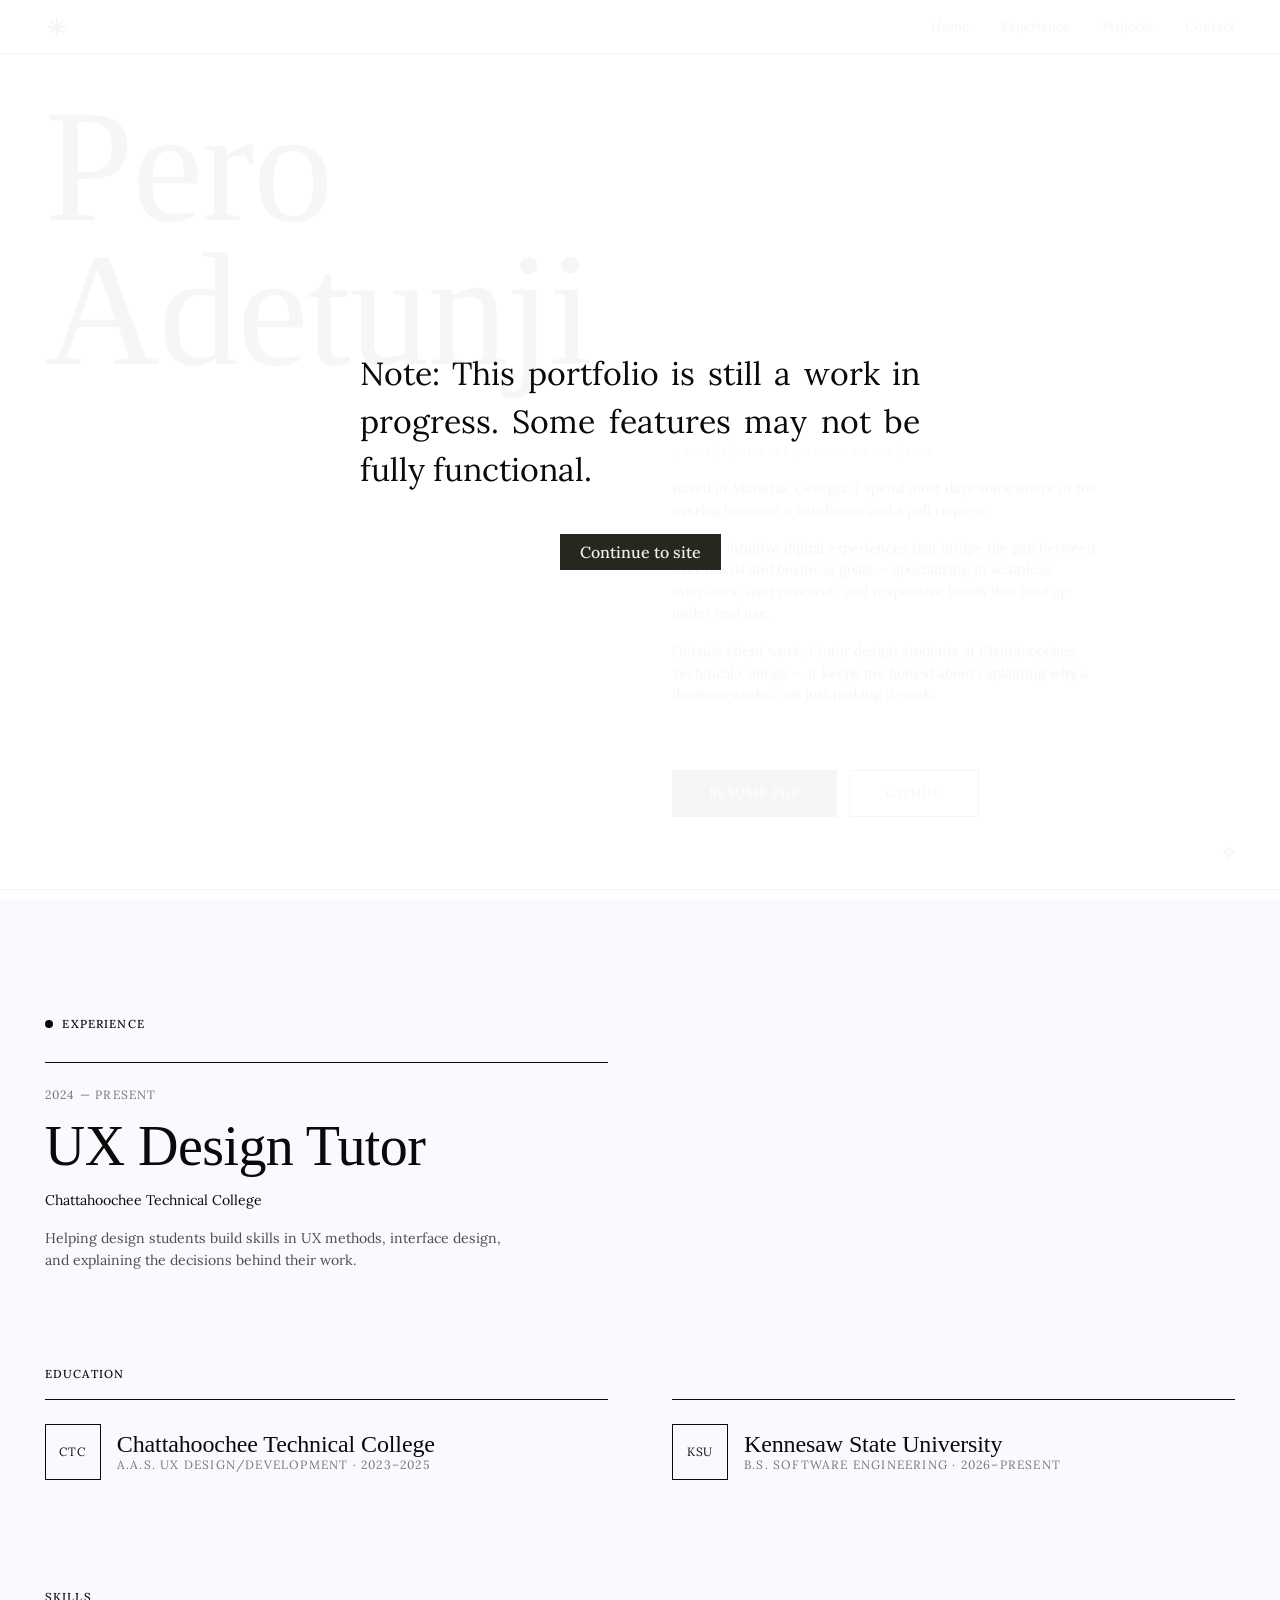
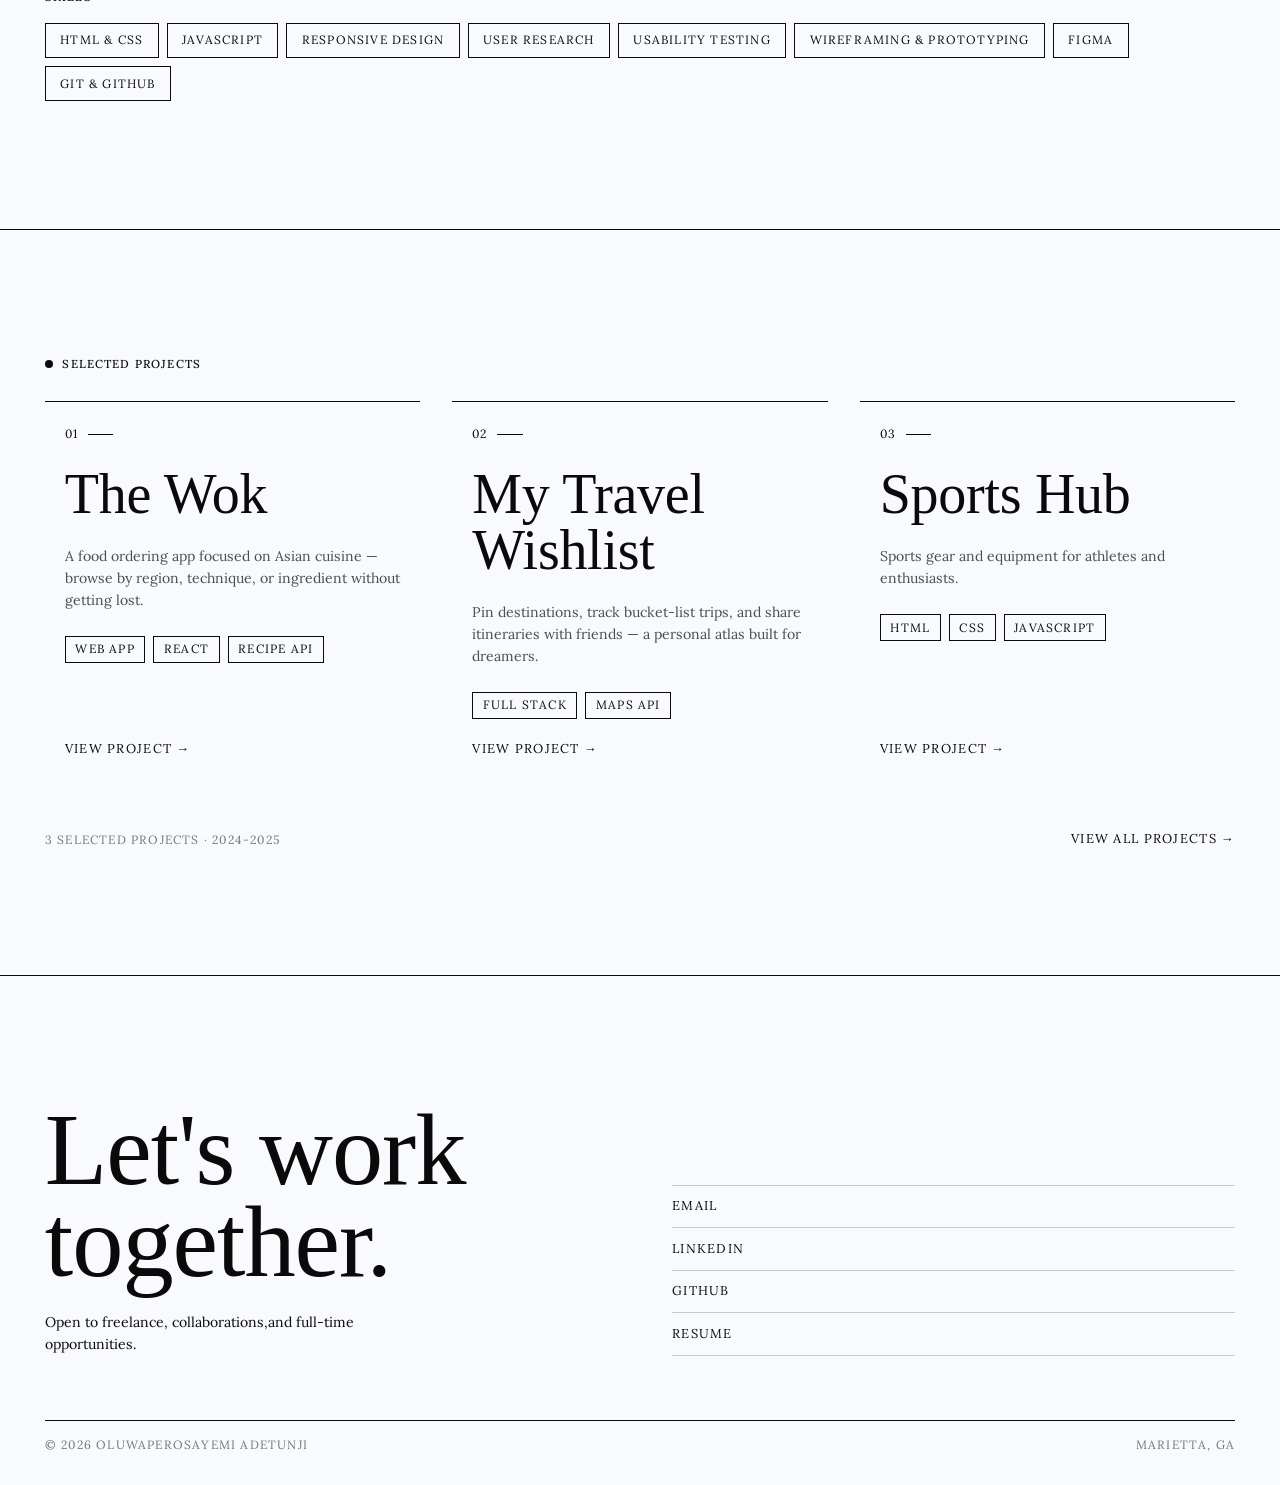
<file: index.html>
<!DOCTYPE html>
<html lang="en">
<head>
    <meta charset="UTF-8">
    <meta name="viewport" content="width=device-width, initial-scale=1.0">
    <title>Pero Adetunji — Portfolio</title>

    <!-- Fonts -->
    <link href="https://api.fontshare.com/v2/css?f[]=melodrama@300,400,500,600,700,1&f[]=lora@400,401,500,501,600,601,700,701,1,2&f[]=general-sans@1&f[]=boska@1,2&display=swap" rel="stylesheet">
    <link rel="preconnect" href="https://fonts.googleapis.com">
    <link rel="preconnect" href="https://fonts.gstatic.com" crossorigin>
    <link href="https://fonts.googleapis.com/css2?family=Bodoni+Moda:ital,opsz,wght@0,6..96,400..900;1,6..96,400..900&family=Lora:ital,wght@0,400..700;1,400..700&display=swap" rel="stylesheet">
    <link rel="preconnect" href="https://fonts.googleapis.com">
    <link rel="preconnect" href="https://fonts.gstatic.com" crossorigin>
    <link href="https://fonts.googleapis.com/css2?family=Bodoni+Moda:ital,opsz,wght@0,6..96,400..900;1,6..96,400..900&family=GFS+Didot&family=Lora:ital,wght@0,400..700;1,400..700&display=swap" rel="stylesheet">

    <link rel="stylesheet" href="CSS/loader.css"><script src="JS/main.js" defer></script>
    <!-- homepage styles -->
    <link rel="stylesheet" href="">
    <link rel="stylesheet" href="CSS/homepage css/root.css">
    <link rel="stylesheet" href="CSS/homepage css/base-styles.css">
    <link rel="stylesheet" href="CSS/homepage css/header.css">
    <link rel="stylesheet" href="CSS/homepage css/main.css">
    <link rel="stylesheet" href="CSS/homepage css/footer.css">
    <link rel="stylesheet" href="CSS/homepage css/responsive.css">

</head>
<body>
    <div class="loader">
        <p>Note: This portfolio is still a work in progress. Some features may not be fully functional.</p>
        <button>Continue to site</button>
    </div>

    <nav>
        <span>
            <img class="asterisk" src="imgs/asterisk_24dp_000000_FILL0_wght400_GRAD0_opsz24.svg" alt="">
        </span>
        <ul>
            <li class="nav-btn"><a href="#home">Home</a></li>
            <li class="nav-btn"><a href="#experience">Experience</a></li>
            <li class="nav-btn"><a href="#projects">Projects</a></li>
            <li class="nav-btn"><a href="#contact">Contact</a></li>
        </ul>
    </nav>

    <header id="home">
        <div class="heading-container">
            <section class="heading">
                <div class="name-title">
                    <h1>Pero <br>Adetunji
                    </h1>
                </div>
                
                <div class="header-btn-container">
                    <button class="header-btn resume-btn" type="button">Resume.pdf</button>
                    <button class="header-btn github-btn" type="button">GitHub</button>
                </div>
            </section>
            
            <section id="about" class="about">
                <p class="title">UX Designer · Frontend Developer</p>
                <div class="statement-panel">
                    <p>Based in Marietta, Georgia, I spend most days somewhere in the overlap between a wireframe and a pull request.</p>
                    <p>I create intuitive digital experiences that bridge the gap between user needs and business goals — specializing in seamless interfaces, user research, and responsive builds that hold up under real use.</p>
                    <p>Outside client work, I tutor design students at Chattahoochee Technical College — it keeps me honest about explaining <em>why</em> a decision works, not just making it work.</p>
                </div>
            </section>
        </div>
    </header>

    <main>
        <!-- Experience Section -->
       <section id="experience" class="experience">
            <p class="eyebrow">Experience</p>

            <div class="experience-columns">
                <!-- <article class="experience-card">
                    <p class="experience-card__date">2024 — Present</p>
                    <h2>Freelance UX Designer<br>&amp; Frontend Developer</h2>
                    <p>Designing and building responsive digital experiences for clients, from early research and wireframes through implementation.</p>
                </article> -->

                <article class="experience-card">
                    <p class="experience-card__date">2024 — Present</p>
                    <h2>UX Design Tutor</h2>
                    <p>Chattahoochee Technical College</p>
                    <p>Helping design students build skills in UX methods, interface design, and explaining the decisions behind their work.</p>
                </article>
            </div>

            <section class="education" aria-labelledby="education-title">
                <h2 id="education-title" class="panel-title">Education</h2>

                <div class="education-grid">
                    <article class="education-card">
                        <div class="education-card__heading">
                            <span class="education-card__mark" aria-hidden="true">CTC</span>
                            <div>
                                <h3>Chattahoochee Technical College</h3>
                                <p>A.A.S. UX Design/Development · 2023–2025</p>
                            </div>
                        </div>
                        <div class="education-card__details">
                            <h4>Relevant coursework</h4>
                            <p>Add your relevant courses here, such as user research, interaction design, or web development.</p>
                        </div>
                    </article>

                    <article class="education-card">
                        <div class="education-card__heading">
                            <span class="education-card__mark" aria-hidden="true">KSU</span>
                            <div>
                                <h3>Kennesaw State University</h3>
                                <p>B.S. Software Engineering · 2026–Present</p>
                            </div>
                        </div>
                        <div class="education-card__details">
                            <h4>Relevant coursework</h4>
                            <p>Add relevant courses as you complete them.</p>
                        </div>
                    </article>
                </div>
            </section>

            <section class="skills" aria-labelledby="skills-title">
                <h2 id="skills-title" class="panel-title">Skills</h2>
                <ul>
                    <li>HTML &amp; CSS</li>
                    <li>JavaScript</li>
                    <li>Responsive design</li>
                    <li>User research</li>
                    <li>Usability testing</li>
                    <li>Wireframing &amp; prototyping</li>
                    <li>Figma</li>
                    <li>Git &amp; GitHub</li>
                </ul>
            </section>
        </section>

        <!-- Projects Section -->
        <section id="projects" class="projects">
            <p class="eyebrow">Selected Projects</p>

            <div class="projects-main">
                <section class="work-item the-wok">
                    <h3><span>01<div class="line"></div></span>The Wok</h3>
                    <p>A food ordering app focused on Asian cuisine — browse by region, technique, or ingredient without getting lost.</p>
                    <ul>
                        <li><p>Web App</p></li>
                        <li><p>React</p></li>
                        <li><p>Recipe API</p></li>
                    </ul>
                    <a href="#">View project &rarr;</a>
                </section>

                <section class="work-item mtwl">
                    <h3><span>02<div class="line"></div></span>My Travel Wishlist</h3>
                    <p>Pin destinations, track bucket-list trips, and share itineraries with friends — a personal atlas built for dreamers.</p>
                    <ul>
                        <li><p>Full Stack</p></li>
                        <li><p>Maps API</p></li>
                    </ul>
                    <a href="#">View project &rarr;</a>
                </section>

                <section class="work-item sports-hub">
                    <h3><span>03<div class="line"></div></span>Sports Hub</h3>
                    <p>Sports gear and equipment for athletes and enthusiasts.</p>
                    <ul>
                        <li><p>HTML</p></li>
                        <li><p>CSS</p></li>
                        <li><p>JavaScript</p></li>
                    </ul>
                    <a href="projects/sportshub.html">View project &rarr;</a>
                </section>
            </div>

            <div class="project-summary"><p>3 selected projects · 2024-2025</p><a href="projects.html">View all projects &rarr;</a></div>
        </section>
    </main>

    <footer>
        <section id="contact" class="contact">
            <div>
                <h2>Let's work together.</h2>
                <p>Open to freelance, collaborations,and full-time opportunities.</p>
            </div>

            <ul>
                <li><a href="mailto:oluwapelumi.adetunji@gmail.com">Email</a></li>
                <li><a href="https://www.linkedin.com/in/oluwapelumi-adetunji/">LinkedIn</a></li>
                <li><a href="https://github.com/oluwapelumiadetunji">GitHub</a></li>
                <li><a href="#">Resume</a></li>
            </ul>
        </section>

        <section class="line"></section>

        <section class="end"><p>&copy; 2026 Oluwaperosayemi Adetunji</p><p>Marietta, GA</p></section>
    </footer>

</body>
</html>
</file>
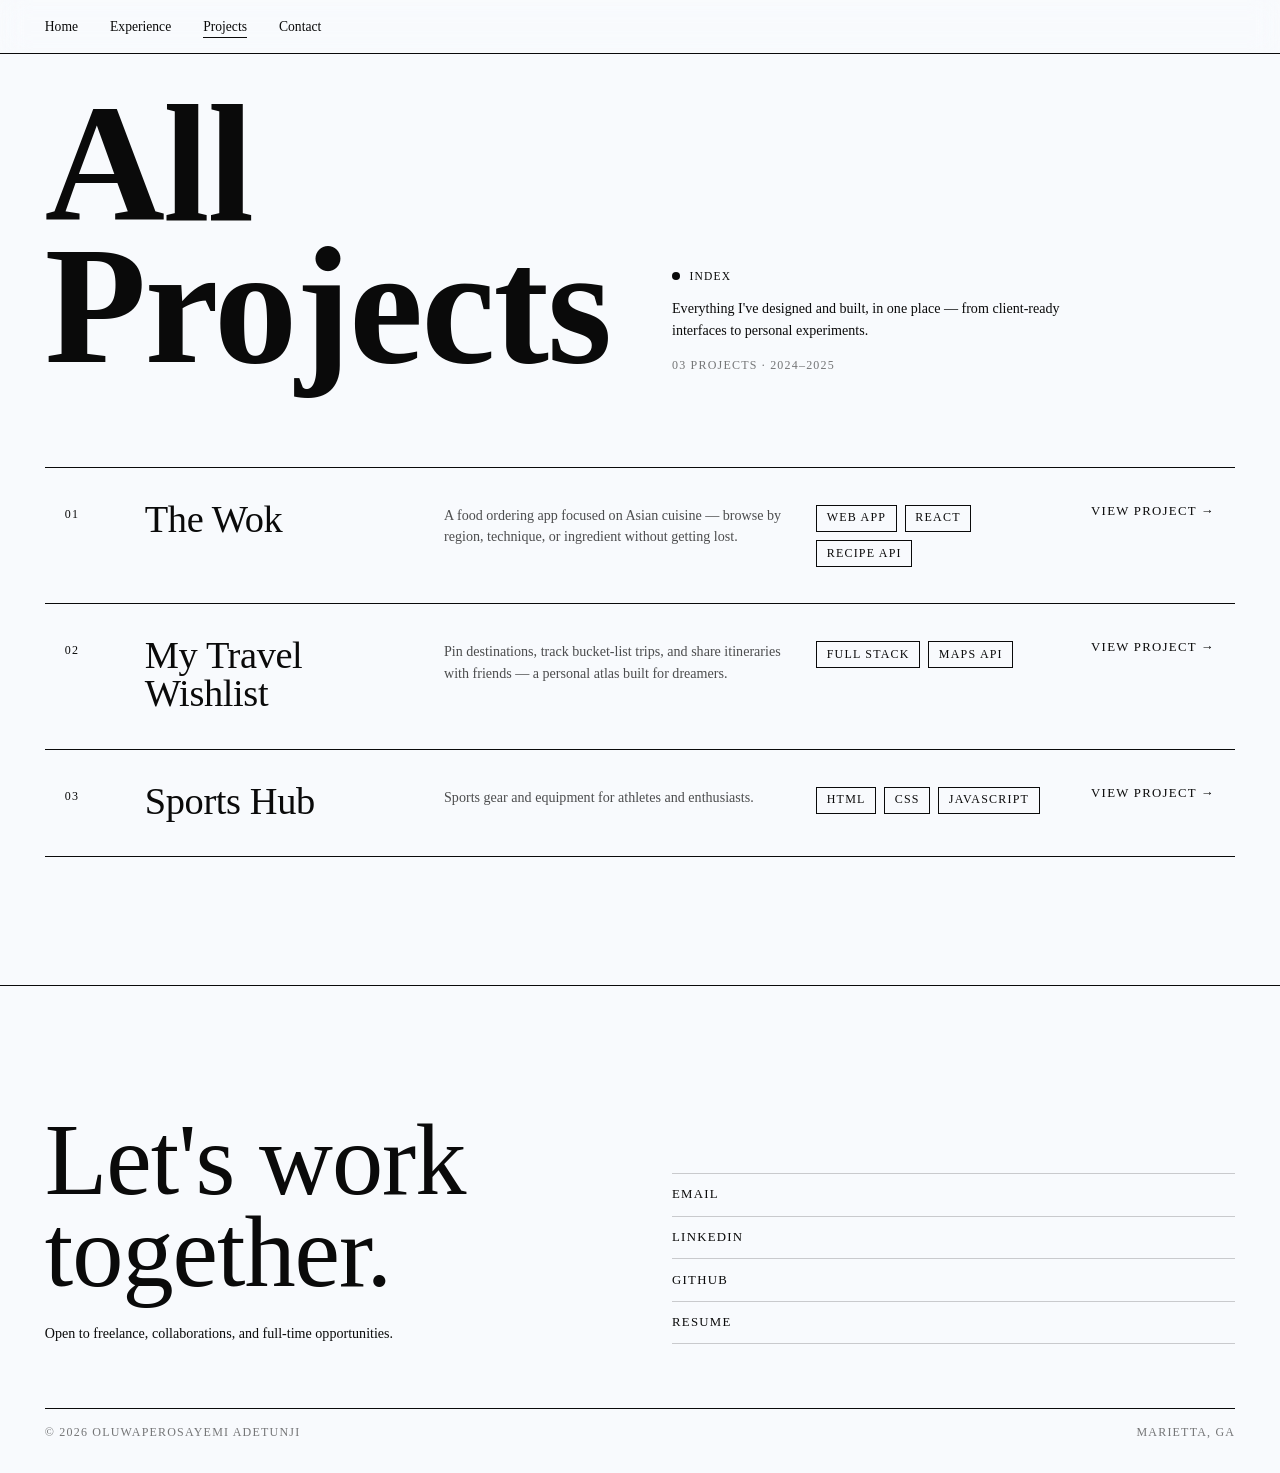
<file: projects.html>
<!DOCTYPE html>
<html lang="en">
<head>
    <meta charset="UTF-8">
    <meta name="viewport" content="width=device-width, initial-scale=1.0">
    <title>All Projects — Pero Adetunji</title>

    <link href="https://api.fontshare.com/v2/css?f[]=melodrama@300,400,500,600,700,1&f[]=lora@400,401,500,501,600,601,700,701,1,2&f[]=general-sans@1&display=swap" rel="stylesheet">

    <!-- same system as the homepage, so nav + footer match -->
    <link rel="stylesheet" href="CSS/homepage css/root.css">
    <link rel="stylesheet" href="CSS/homepage css/base-styles.css">
    <link rel="stylesheet" href="CSS/homepage css/header.css">
    <link rel="stylesheet" href="CSS/homepage css/footer.css">
    <link rel="stylesheet" href="CSS/homepage css/responsive.css">
    <link rel="stylesheet" href="CSS/projects.css">
</head>
<body>
    <nav>
        <ul>
            <li class="nav-btn"><a href="index.html#home">Home</a></li>
            <li class="nav-btn"><a href="index.html#experience">Experience</a></li>
            <li class="nav-btn"><a href="projects.html" aria-current="page">Projects</a></li>
            <li class="nav-btn"><a href="#contact">Contact</a></li>
        </ul>
    </nav>

    <main class="projects-page">
        <section class="projects-hero">
            <h1 class="project-page-header">All<br>Projects</h1>
            <div class="projects-hero__meta">
                <p class="eyebrow">Index</p>
                <p>Everything I've designed and built, in one place — from client-ready interfaces to personal experiments.</p>
                <p class="projects-count">03 projects · 2024–2025</p>
            </div>
        </section>

        <ol class="project-list">
            <li class="project-row">
                <span class="project-num">01</span>
                <h2 class="project-title">The Wok</h2>
                <p class="project-description">A food ordering app focused on Asian cuisine — browse by region, technique, or ingredient without getting lost.</p>
                <ul class="project-tags">
                    <li>Web App</li>
                    <li>React</li>
                    <li>Recipe API</li>
                </ul>
                <a class="project-link" href="#"><span>View project &rarr;</span></a>
            </li>

            <li class="project-row">
                <span class="project-num">02</span>
                <h2 class="project-title">My Travel Wishlist</h2>
                <p class="project-description">Pin destinations, track bucket-list trips, and share itineraries with friends — a personal atlas built for dreamers.</p>
                <ul class="project-tags">
                    <li>Full Stack</li>
                    <li>Maps API</li>
                </ul>
                <a class="project-link" href="#"><span>View project &rarr;</span></a>
            </li>

            <li class="project-row">
                <span class="project-num">03</span>
                <h2 class="project-title">Sports Hub</h2>
                <p class="project-description">Sports gear and equipment for athletes and enthusiasts.</p>
                <ul class="project-tags">
                    <li>HTML</li>
                    <li>CSS</li>
                    <li>JavaScript</li>
                </ul>
                <a class="project-link" href="projects/sportshub.html"><span>View project &rarr;</span></a>
            </li>

            <!-- TO ADD A PROJECT: copy a <li class="project-row"> above, bump the number,
                 and update the count in .projects-count. -->
        </ol>
    </main>

    <footer>
        <section id="contact" class="contact">
            <div>
                <h2>Let's work together.</h2>
                <p>Open to freelance, collaborations, and full-time opportunities.</p>
            </div>

            <ul>
                <li><a href="mailto:oluwapelumi.adetunji@gmail.com">Email</a></li>
                <li><a href="https://www.linkedin.com/in/oluwapelumi-adetunji/">LinkedIn</a></li>
                <li><a href="https://github.com/oluwapelumiadetunji">GitHub</a></li>
                <li><a href="#">Resume</a></li>
            </ul>
        </section>

        <section class="line"></section>

        <section class="end"><p>&copy; 2026 Oluwaperosayemi Adetunji</p><p>Marietta, GA</p></section>
    </footer>
</body>
</html>
</file>
<file: CSS/loader.css>
.loader{
    display: flex;
    flex-direction: column;
    justify-content: center;
    align-items: center;
    position: fixed;
    top: 0;
    left: 0;
    width: 100%;
    height: 100%;
    background-color: #fffffff6;
    z-index: 9999;
}

.loader p{
    /* background: red; */
    width: 600px;
    padding: 20px;
    font: 300 2rem/1.5 'Lora';
    text-align: justify;
}

.loader button{
    /* background: green; */
    margin-top: 20px;
    padding: 10px 20px;
    border: 2px solid var(--link-color);
    font: 500 1rem/1 'Lora', serif;;
    background: #26281e;
    color: #f0f0f0;
    cursor: pointer;
}
</file>
<file: CSS/homepage css/root.css>
:root{
    --side-padding: clamp(1.25rem, 3.5vw, 3.5rem);
    --section-space: clamp(5rem, 10vw, 9rem);
    --nav-height: 3.4rem;
    --border-radius: 0;

    /* PAPER + INK — nothing else */
    --paper: #f8fafd;
    --ink: #0a0a0a;
    --ink-soft: rgba(10, 10, 10, .72);
    --ink-muted: rgba(10, 10, 10, .55);
    --line: rgba(10, 10, 10, .2);
    --line-strong: #0a0a0a;
    --guide: #0a0a0a;

    --f-display: 'Didot', serif;
    --f-body: 'Lora', Georgia, serif;

    --navlink-font: 400 .85rem/1 var(--f-body);
    --h1-font: 500 clamp(1.5rem, 16.5vw, 10rem)/.9 var(--f-display);
    --h2-font: 500 clamp(2rem, 4.5vw, 3.5rem)/1 var(--f-display);
    --h3-font: 500 1.5rem/1.1 var(--f-display);
    --h4-font: 500 .72rem/1 var(--f-body);
    --p-font: 400 .88rem/1.55 var(--f-body);
    --link-font: 400 .8rem/1 var(--f-body);
    --eyebrow-font: 500 .72rem/1 var(--f-body);
    --mono-font: 400 .75rem/1.3 var(--f-body);
}
</file>
<file: CSS/homepage css/base-styles.css>
*{ margin: 0; padding: 0; box-sizing: border-box; }
html{ scroll-behavior: smooth; -webkit-font-smoothing: antialiased; scroll-padding-top: var(--nav-height); }

body{ background: var(--paper); color: var(--ink); font: var(--p-font); overflow-x: hidden; }

nav{ z-index: 100; }
main, footer{ position: relative; z-index: 1; }

p{ font: var(--p-font); color: var(--ink); }
h1, h2, h3{ color: var(--ink); }
h2{ font: var(--h2-font); letter-spacing: -.01em; }
h3{ font: var(--h3-font); letter-spacing: -.005em; }
h4{ font: var(--h4-font); color: var(--ink); margin-bottom: .6rem; text-transform: uppercase; letter-spacing: .12em; }
a{ font: var(--link-font); color: var(--ink); }

/* small uppercase labels: eyebrow, panel titles, mono-style meta */
.eyebrow, .panel-title, .title, .experience-card__date, .project-summary p,
.education-card__heading > div > p, .skills li, .work-item ul li p, footer .end p{
    text-transform: uppercase;
    letter-spacing: .1em;
}
.eyebrow{
    font: var(--eyebrow-font); color: var(--ink);
    display: flex; align-items: center; gap: .6rem;
    margin-bottom: 2rem;
}
.eyebrow::before{ content: ''; width: .5rem; height: .5rem; background: var(--ink); border-radius: 50%; flex-shrink: 0; }
.panel-title{ font: var(--h4-font); color: var(--ink); margin-bottom: 1.25rem; }

.line{ width: 100%; height: 1px; background: var(--line); }

::selection{ background: var(--ink); color: var(--paper); }
:focus-visible{ outline: 1px solid var(--ink); outline-offset: 4px; }

@media (prefers-reduced-motion: reduce){
    html{ scroll-behavior: auto; }
    *{ animation: none !important; transition: none !important; }
}
</file>
<file: CSS/homepage css/header.css>
/* NAV — mark left, links center, dot right */
nav{
    position: fixed; top: 0; left: 0; right: 0;
    height: var(--nav-height);
    padding: 0 var(--side-padding);
    /* background: var(--paper); */
    -webkit-backdrop-filter: blur(14px);
    backdrop-filter: blur(14px);
    border-bottom: 1px solid var(--ink);
    display: flex; justify-content: space-between; align-items: center;
}
nav .asterisk{
    display: flex; align-items: center;
    animation: spin 3s linear infinite; 
}

/* Defines the actual animation steps */
@keyframes spin {
  0% { transform: rotateZ(0deg); }
  100% { transform: rotateZ(360deg); }
}

/* nav::before{ content: '\274B'; font-size: 1.3rem; line-height: 1; } */
/* nav::after{ content: ''; width: .75rem; height: .75rem; border-radius: 50%; background: var(--ink); } */
nav ul{ display: flex; align-items: center; list-style: none; gap: 2rem; }
nav ul li a{ font: var(--navlink-font); color: var(--ink); text-decoration: none; position: relative; padding-bottom: .25rem; text-transform: none; }
nav ul li a::after{ content: ''; position: absolute; left: 0; bottom: 0; width: 0; height: 1px; background: var(--ink); transition: width .25s ease; }
nav ul li a:hover::after{ width: 100%; }

/* HEADER
row 1: giant name
row 2-3: image (left)  |  about text (right, top)  +  buttons (right, bottom) */
header{
    /* background-image: url(https://images.unsplash.com/photo-1625980953551-50502b3b8b2f?q=80&w=2662&auto=format&fit=crop&ixlib=rb-4.1.0&ixid=NHwxMjA3fDA%3D); */
    background-size: 100%;
    background-position: center;
    position: sticky; top: 0; z-index: 0;   /* stays put while main + footer scroll over it */
    padding: calc(var(--nav-height) + 2.5rem) var(--side-padding) 4.5rem;
}
header::after{ content: '\2725'; position: absolute; right: var(--side-padding); bottom: 1.5rem; font-size: 1rem; }

.heading-container{
    width: 100%;
    display: grid;
    grid-template-columns: repeat(2, minmax(0, 1fr));
    column-gap: clamp(2rem, 5vw, 5rem);
    row-gap: clamp(2rem, 5vw, 4rem);
}
.heading{ display: contents; }
.name-title{ grid-column: 1 / -1; }
h1{ font: var(--h1-font); letter-spacing: -.01em; text-box: trim-both cap alphabetic; }

.header-figure{
    grid-column: 1; grid-row: 2 / span 2;
    aspect-ratio: 4 / 3.4;
    background: #d4d7dd;
    overflow: hidden;
}
.header-figure img{ width: 100%; height: 100%; object-fit: cover; display: block; filter: grayscale(1) contrast(1.05); }

.about{ grid-column: 2; grid-row: 2; align-self: start; max-width: 27rem; display: flex; flex-direction: column; gap: 1.25rem; }
.title{ font: var(--h4-font); color: var(--ink-muted); }
.statement-panel{ display: flex; flex-direction: column; gap: 1rem; }
.statement-panel p{ color: var(--ink); }
.statement-panel p em{ font-style: italic; font-weight: 600; }

.header-btn-container{ grid-column: 2; grid-row: 3; align-self: end; display: flex; flex-wrap: wrap; gap: .75rem; }
.header-btn{
    border: 1px solid var(--ink); background: transparent; color: var(--ink);
    padding: 1rem 2.25rem; font: var(--link-font); letter-spacing: .08em; text-transform: uppercase;
    cursor: pointer; transition: background .2s ease, color .2s ease;
}
.header-btn:hover{ background: var(--ink); color: var(--paper); }
.header-btn.resume-btn{ background: var(--ink); color: var(--paper); }
.header-btn.resume-btn:hover{ background: transparent; color: var(--ink); }
</file>
<file: CSS/homepage css/main.css>
main{ background: var(--paper); }
.experience, .projects{ width: 100%; padding: var(--section-space) var(--side-padding); background: var(--paper); border-top: 1px solid var(--ink); }

/* EXPERIENCE — ruled rows, no boxes */
.experience-columns, .education-grid{ display: grid; grid-template-columns: repeat(2, minmax(0, 1fr)); column-gap: clamp(2rem, 5vw, 5rem); }
.experience-card{ border-top: 1px solid var(--line-strong); padding: 1.5rem 0 3rem; display: flex; flex-direction: column; gap: 1rem; }
.experience-card__date, .education-card__heading > div > p{ font: var(--mono-font); color: var(--ink-muted); }
.experience-card h2{ font: var(--h2-font); }
.experience-card > p:last-child{ max-width: 30rem; color: var(--ink-soft); }

.education{ margin-top: 3rem; }
.skills{ margin-top: 4rem; }

.education-card{ border-top: 1px solid var(--line-strong); padding: 1.5rem 0; min-height: 8rem; }
.education-card__heading{ display: flex; align-items: center; gap: 1rem; }
.education-card__mark{ flex: 0 0 3.5rem; height: 3.5rem; display: grid; place-items: center; border: 1px solid var(--ink); font: var(--mono-font); letter-spacing: .08em; }
.education-card__details{ max-height: 0; opacity: 0; overflow: hidden; transition: max-height 250ms ease, opacity 200ms ease, margin-top 200ms ease; }
.education-card:hover .education-card__details, .education-card:focus-within .education-card__details{ max-height: 12rem; opacity: 1; margin-top: 1.25rem; }
.education-card__details p{ color: var(--ink-soft); }

.skills ul{ display: flex; flex-wrap: wrap; gap: .5rem; list-style: none; }
.skills li{ border: 1px solid var(--ink); padding: .55rem .9rem; font: var(--mono-font); transition: background .2s ease, color .2s ease; }
.skills li:hover{ background: var(--ink); color: var(--paper); }

/* PROJECTS — three ruled columns that invert on hover */
.projects-main{ display: grid; grid-template-columns: repeat(3, minmax(0, 1fr)); column-gap: 2rem; }
.work-item{
    border-top: 1px solid var(--line-strong);
    padding: 1.5rem 1.25rem 2.5rem;
    display: flex; flex-direction: column; gap: 1.5rem; min-height: 22rem;
    transition: background .25s ease, color .25s ease;
}
.work-item h3{ display: flex; flex-direction: column; gap: 1.5rem; font: var(--h2-font); }
.work-item h3 span{ font: var(--mono-font); letter-spacing: .1em; display: flex; align-items: center; gap: .6rem; }
.work-item h3 span .line{ width: 1.6rem; height: 1px; background: currentColor; }
.work-item p{ max-width: 24rem; color: var(--ink-soft); }
.work-item ul{ list-style: none; display: flex; gap: .5rem; flex-wrap: wrap; }
.work-item ul li p{ font: var(--mono-font); color: var(--ink); border: 1px solid var(--ink); padding: .3rem .6rem; }
.work-item a{ margin-top: auto; width: fit-content; color: var(--ink); text-decoration: none; text-transform: uppercase; letter-spacing: .1em; position: relative; padding-bottom: .25rem; }
.work-item a::after{ content: ''; position: absolute; left: 0; bottom: 0; width: 0; height: 1px; background: currentColor; transition: width .25s ease; }

.work-item:hover{ background: var(--ink); }
.work-item:hover a::after{ width: 100%; }
.work-item:hover h3, .work-item:hover p, .work-item:hover a{ color: var(--paper); }
.work-item:hover ul li p{ border-color: var(--paper); }

.project-summary{ padding-top: 2rem; display: flex; justify-content: space-between; align-items: center; gap: 1rem; flex-wrap: wrap; }
.project-summary p{ font: var(--mono-font); color: var(--ink-muted); }
.project-summary a{ text-decoration: none; text-transform: uppercase; letter-spacing: .1em; }
</file>
<file: CSS/homepage css/footer.css>
footer{ width: 100%; padding: var(--section-space) var(--side-padding) 2rem; background: var(--paper); border-top: 1px solid var(--ink); }
footer h2{ font: var(--h2-font); font-size: clamp(2.5rem, 8vw, 7rem); line-height: .9; }
footer p, footer a{ color: var(--ink); }

.contact{ display: grid; grid-template-columns: repeat(2, minmax(0, 1fr)); column-gap: clamp(2rem, 5vw, 5rem); align-items: end; }
.contact p{ margin-top: 1.5rem; max-width: 24rem; }
.contact ul{ list-style: none; display: flex; flex-direction: column; }
.contact ul li{ border-top: 1px solid var(--line); }
.contact ul li:last-child{ border-bottom: 1px solid var(--line); }
.contact ul li a{ display: block; padding: .9rem 0; text-decoration: none; text-transform: uppercase; letter-spacing: .1em; transition: padding .2s ease; }
.contact ul li a:hover{ padding-left: .75rem; }

footer .line{ margin: 4rem 0 1rem; background: var(--ink); }
footer .end{ display: flex; justify-content: space-between; align-items: center; gap: 1rem; flex-wrap: wrap; }
footer .end p{ font: var(--mono-font); color: var(--ink-muted); }
</file>
<file: CSS/homepage css/responsive.css>
@media (max-width: 1100px){
    .experience, .projects{ grid-template-columns: 1fr; }
    .experience > .eyebrow, .projects > .eyebrow{ grid-column: 1; grid-row: auto; position: static; margin-bottom: 2rem; }
    .experience > :not(.eyebrow), .projects > :not(.eyebrow){ grid-column: 1; }
    .work-item{ grid-template-columns: 1fr; row-gap: 1rem; }
}
@media (max-width: 900px){
    .heading-container{ grid-template-columns: 1fr; }
    .header-figure, .about, .header-btn-container{ grid-column: 1; grid-row: auto; }
    .header-btn-container{ align-self: start; }
    .contact{ grid-template-columns: 1fr; row-gap: 2.5rem; }
}
@media (max-width: 700px){
    nav ul{ gap: 1rem; }
    nav ul li a{ font-size: .75rem; }
    nav::before, nav::after{ display: none; }
    nav{ justify-content: center; }
    .experience-columns, .education-grid{ grid-template-columns: 1fr; }
    .education-card__details{ max-height: none; opacity: 1; margin-top: 1.25rem; }
}

/* a header taller than the screen can't be pinned without its bottom getting stuck under the page, so let it scroll normally */
@media (max-width: 900px), (max-height: 700px){
    header{ position: relative; }
}
</file>
<file: CSS/projects.css>
/* PROJECTS PAGE — same paper/ink system as the homepage */
.nav-btn a[aria-current="page"]::after{ width: 100%; }

.projects-page{
    background: var(--paper);
    padding: calc(var(--nav-height) + 2.5rem) var(--side-padding) var(--section-space);
}

/* HERO — big title left, short intro right */
.projects-hero{
    display: grid;
    grid-template-columns: repeat(2, minmax(0, 1fr));
    column-gap: clamp(2rem, 5vw, 5rem);
    align-items: end;
    margin-bottom: clamp(3rem, 7vw, 6rem);
}
.project-page-header{
    font: 600 clamp(4rem, 13vw, 12rem)/.85 var(--f-display);
    letter-spacing: -.01em;
    text-box: trim-both cap alphabetic;
}
.projects-hero__meta{ max-width: 27rem; display: flex; flex-direction: column; gap: 1rem; padding-bottom: .25rem; }
.projects-hero__meta .eyebrow{ margin-bottom: 0; }
.projects-count{ font: var(--mono-font); color: var(--ink-muted); text-transform: uppercase; letter-spacing: .1em; }

/* LIST — ruled rows that invert on hover */
.project-list{ list-style: none; border-bottom: 1px solid var(--line-strong); }

.project-row{
    position: relative;
    display: grid;
    grid-template-columns: 3rem minmax(0, 1.1fr) minmax(0, 1.4fr) minmax(0, 1fr) auto;
    column-gap: clamp(1rem, 2.5vw, 2.5rem);
    align-items: start;
    padding: 2rem 1.25rem 2.25rem;
    border-top: 1px solid var(--line-strong);
    transition: background .25s ease, color .25s ease;
}
.project-num{ font: var(--mono-font); letter-spacing: .1em; padding-top: .45rem; }
.project-title{ font: var(--h2-font); font-size: clamp(1.75rem, 3vw, 2.5rem); }
.project-description{ color: var(--ink-soft); max-width: 28rem; padding-top: .3rem; }

.project-tags{ list-style: none; display: flex; flex-wrap: wrap; gap: .5rem; padding-top: .3rem; }
.project-tags li{
    border: 1px solid currentColor;
    padding: .3rem .6rem;
    font: var(--mono-font);
    text-transform: uppercase;
    letter-spacing: .1em;
}

/* link: nav-style sliding underline; the whole row is the click target */
.project-link{ align-self: start; text-decoration: none; text-transform: uppercase; letter-spacing: .1em; padding-top: .3rem; }
.project-link::before{ content: ''; position: absolute; inset: 0; }   /* stretched link */
.project-link span{ position: relative; display: inline-block; padding-bottom: .25rem; white-space: nowrap; }
.project-link span::after{ content: ''; position: absolute; left: 0; bottom: 0; width: 0; height: 1px; background: currentColor; transition: width .25s ease; }

.project-row:hover, .project-row:focus-within{ background: var(--ink); color: var(--paper); }
.project-row:hover .project-title, .project-row:hover .project-description, .project-row:hover .project-link,
.project-row:focus-within .project-title, .project-row:focus-within .project-description, .project-row:focus-within .project-link{ color: var(--paper); }
.project-row:hover .project-link span::after, .project-row:focus-within .project-link span::after{ width: 100%; }

@media (max-width: 1100px){
    .project-row{ grid-template-columns: 3rem minmax(0, 1fr) auto; row-gap: 1rem; }
    .project-description, .project-tags{ grid-column: 2; }
    .project-link{ grid-column: 3; grid-row: 1; }
}
@media (max-width: 700px){
    .projects-hero{ grid-template-columns: 1fr; row-gap: 2rem; }
    .project-row{ grid-template-columns: 2.25rem minmax(0, 1fr); padding: 1.5rem .75rem 2rem; }
    .project-link{ grid-column: 2; grid-row: auto; }
}
</file>
